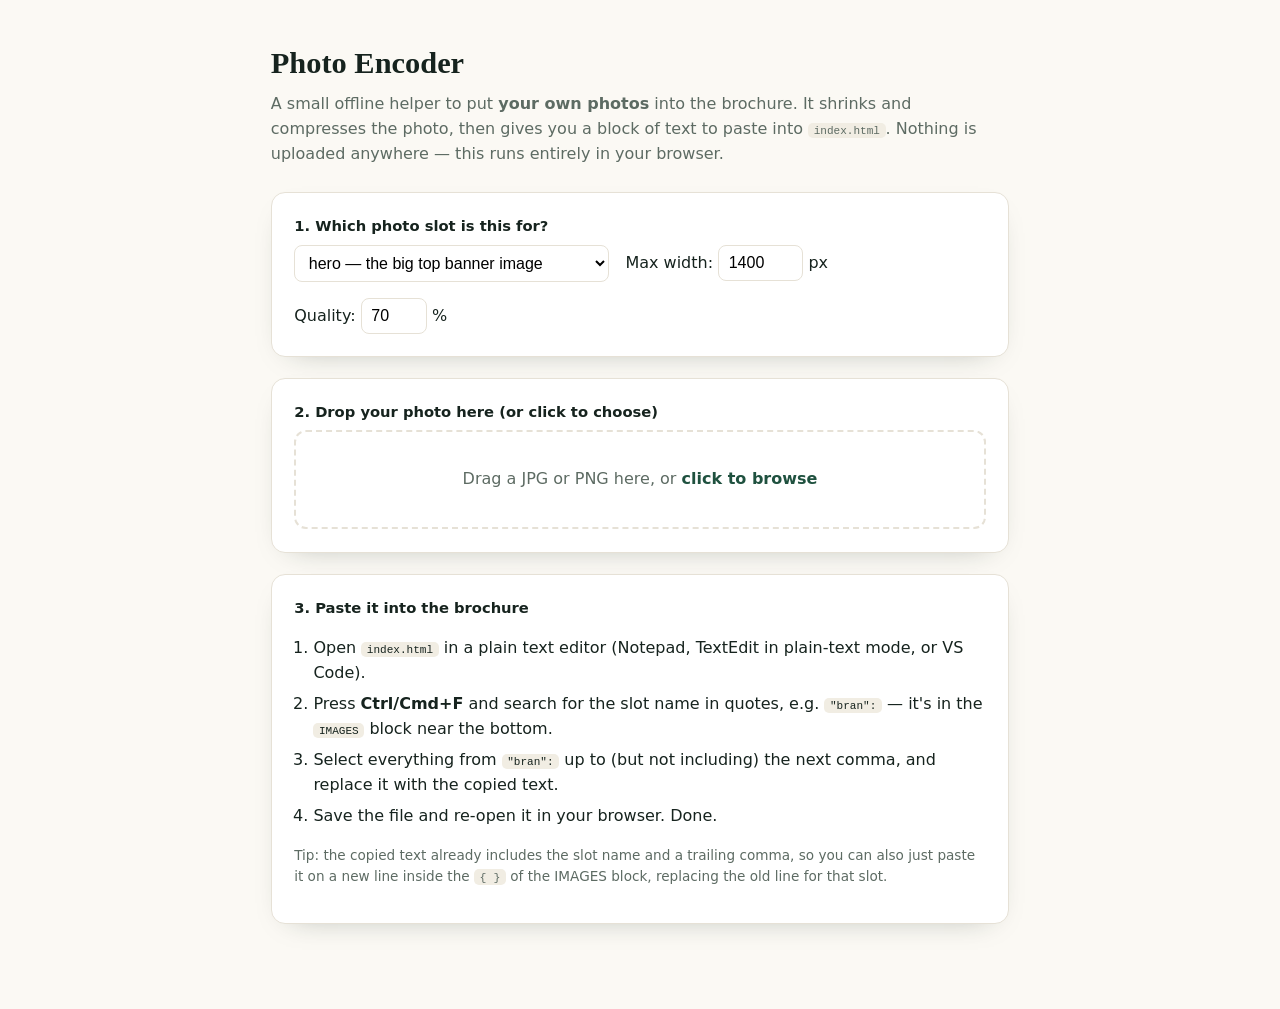
<file: encoder.html>
<!DOCTYPE html>
<html lang="en">
<head>
<meta charset="utf-8">
<meta name="viewport" content="width=device-width, initial-scale=1">
<title>Photo Encoder — paste your own photos into the brochure</title>
<style>
  :root{--brand:#1f513f;--accent:#c9a14a;--bg:#fbf9f4;--line:#e6e1d6;--muted:#5d6b63}
  *{box-sizing:border-box}
  body{margin:0;font-family:system-ui,-apple-system,"Segoe UI",Roboto,sans-serif;background:var(--bg);color:#16231e;line-height:1.55}
  .wrap{max-width:780px;margin:0 auto;padding:2.5rem 1.3rem 4rem}
  h1{font-family:Georgia,serif;font-size:1.9rem;margin:0 0 .3rem}
  p.lead{color:var(--muted);margin:.2rem 0 1.6rem}
  .card{background:#fff;border:1px solid var(--line);border-radius:14px;padding:1.4rem;box-shadow:0 10px 30px -20px rgba(20,40,30,.4);margin-bottom:1.3rem}
  label{font-weight:600;font-size:.92rem;display:block;margin-bottom:.4rem}
  .row{display:flex;gap:1rem;flex-wrap:wrap;align-items:center}
  select,input[type=number]{padding:.5rem .6rem;border:1px solid var(--line);border-radius:8px;font-size:1rem;background:#fff}
  #drop{border:2px dashed var(--line);border-radius:12px;padding:2.2rem 1rem;text-align:center;color:var(--muted);cursor:pointer;transition:border-color .2s,background .2s}
  #drop.hover{border-color:var(--brand);background:rgba(31,81,63,.05)}
  #drop b{color:var(--brand)}
  .preview{display:none;margin-top:1.2rem}
  .preview img{max-width:100%;max-height:280px;border-radius:10px;border:1px solid var(--line)}
  .meta{font-size:.85rem;color:var(--muted);margin-top:.5rem}
  textarea{width:100%;height:120px;margin-top:.8rem;font-family:ui-monospace,Menlo,Consolas,monospace;font-size:.72rem;border:1px solid var(--line);border-radius:8px;padding:.6rem;resize:vertical;background:#fbfaf6}
  button{background:var(--brand);color:#fff;border:0;border-radius:999px;padding:.7rem 1.3rem;font-size:.95rem;font-weight:600;cursor:pointer;margin-top:.6rem}
  button:hover{background:#143a2c}
  code{background:#f1ede3;padding:.1rem .35rem;border-radius:5px;font-size:.85em}
  ol{padding-left:1.2rem}ol li{margin:.4rem 0}
  .ok{color:var(--brand);font-weight:600}
</style>
</head>
<body>
<div class="wrap">
  <h1>Photo Encoder</h1>
  <p class="lead">A small offline helper to put <b>your own photos</b> into the brochure. It shrinks and compresses the photo, then gives you a block of text to paste into <code>index.html</code>. Nothing is uploaded anywhere — this runs entirely in your browser.</p>

  <div class="card">
    <label>1. Which photo slot is this for?</label>
    <div class="row">
      <select id="key">
        <option value="hero">hero — the big top banner image</option>
        <option value="bran">bran — Bran Castle</option>
        <option value="peles">peles — Peleș Castle</option>
        <option value="brasov">brasov — Brașov</option>
        <option value="sighisoara">sighisoara — Sighișoara</option>
        <option value="sibiu">sibiu — Sibiu</option>
        <option value="transfagarasan">transfagarasan — Transfăgărășan</option>
        <option value="parliament">parliament — Palace of the Parliament</option>
        <option value="mountains">mountains — the Carpathians</option>
      </select>
      <span>Max width:
        <input type="number" id="w" value="1400" min="600" max="2200" step="100"> px
      </span>
      <span>Quality:
        <input type="number" id="q" value="70" min="40" max="95" step="5"> %
      </span>
    </div>
  </div>

  <div class="card">
    <label>2. Drop your photo here (or click to choose)</label>
    <div id="drop">Drag a JPG or PNG here, or <b>click to browse</b></div>
    <input type="file" id="file" accept="image/*" style="display:none">
    <div class="preview" id="preview">
      <img id="img" alt="preview">
      <div class="meta" id="meta"></div>
      <textarea id="out" readonly placeholder="The text to paste will appear here..."></textarea>
      <button id="copy">Copy the text</button> <span id="copied"></span>
    </div>
  </div>

  <div class="card">
    <label>3. Paste it into the brochure</label>
    <ol>
      <li>Open <code>index.html</code> in a plain text editor (Notepad, TextEdit in plain-text mode, or VS Code).</li>
      <li>Press <b>Ctrl/Cmd+F</b> and search for the slot name in quotes, e.g. <code>"bran":</code> — it's in the <code>IMAGES</code> block near the bottom.</li>
      <li>Select everything from <code>"bran":</code> up to (but not including) the next comma, and replace it with the copied text.</li>
      <li>Save the file and re-open it in your browser. Done.</li>
    </ol>
    <p class="meta">Tip: the copied text already includes the slot name and a trailing comma, so you can also just paste it on a new line inside the <code>{ }</code> of the IMAGES block, replacing the old line for that slot.</p>
  </div>
</div>

<script>
const $=id=>document.getElementById(id);
const drop=$('drop'),file=$('file');
drop.addEventListener('click',()=>file.click());
['dragenter','dragover'].forEach(e=>drop.addEventListener(e,ev=>{ev.preventDefault();drop.classList.add('hover');}));
['dragleave','drop'].forEach(e=>drop.addEventListener(e,ev=>{ev.preventDefault();drop.classList.remove('hover');}));
drop.addEventListener('drop',ev=>{if(ev.dataTransfer.files[0])handle(ev.dataTransfer.files[0]);});
file.addEventListener('change',()=>{if(file.files[0])handle(file.files[0]);});

function handle(f){
  if(!f.type.startsWith('image/')){alert('Please choose an image file.');return;}
  const r=new FileReader();
  r.onload=()=>{
    const im=new Image();
    im.onload=()=>encode(im,f);
    im.src=r.result;
  };
  r.readAsDataURL(f);
}

function encode(im,f){
  const maxW=Math.max(600,Math.min(2200,+$('w').value||1400));
  const q=Math.max(40,Math.min(95,+$('q').value||70))/100;
  const scale=Math.min(1,maxW/im.naturalWidth);
  const cw=Math.round(im.naturalWidth*scale), ch=Math.round(im.naturalHeight*scale);
  const c=document.createElement('canvas'); c.width=cw; c.height=ch;
  c.getContext('2d').drawImage(im,0,0,cw,ch);
  const uri=c.toDataURL('image/jpeg',q);
  const key=$('key').value;
  const line='"'+key+'": "'+uri+'",';
  $('img').src=uri;
  $('meta').textContent=`Slot "${key}" · ${cw}×${ch}px · ${(uri.length/1024).toFixed(0)} KB encoded`;
  $('out').value=line;
  $('preview').style.display='block';
  $('copied').textContent='';
}

$('copy').addEventListener('click',async()=>{
  $('out').select();
  try{await navigator.clipboard.writeText($('out').value);}catch(e){document.execCommand('copy');}
  $('copied').innerHTML='<span class="ok">Copied!</span>';
});
</script>
</body>
</html>
</file>
